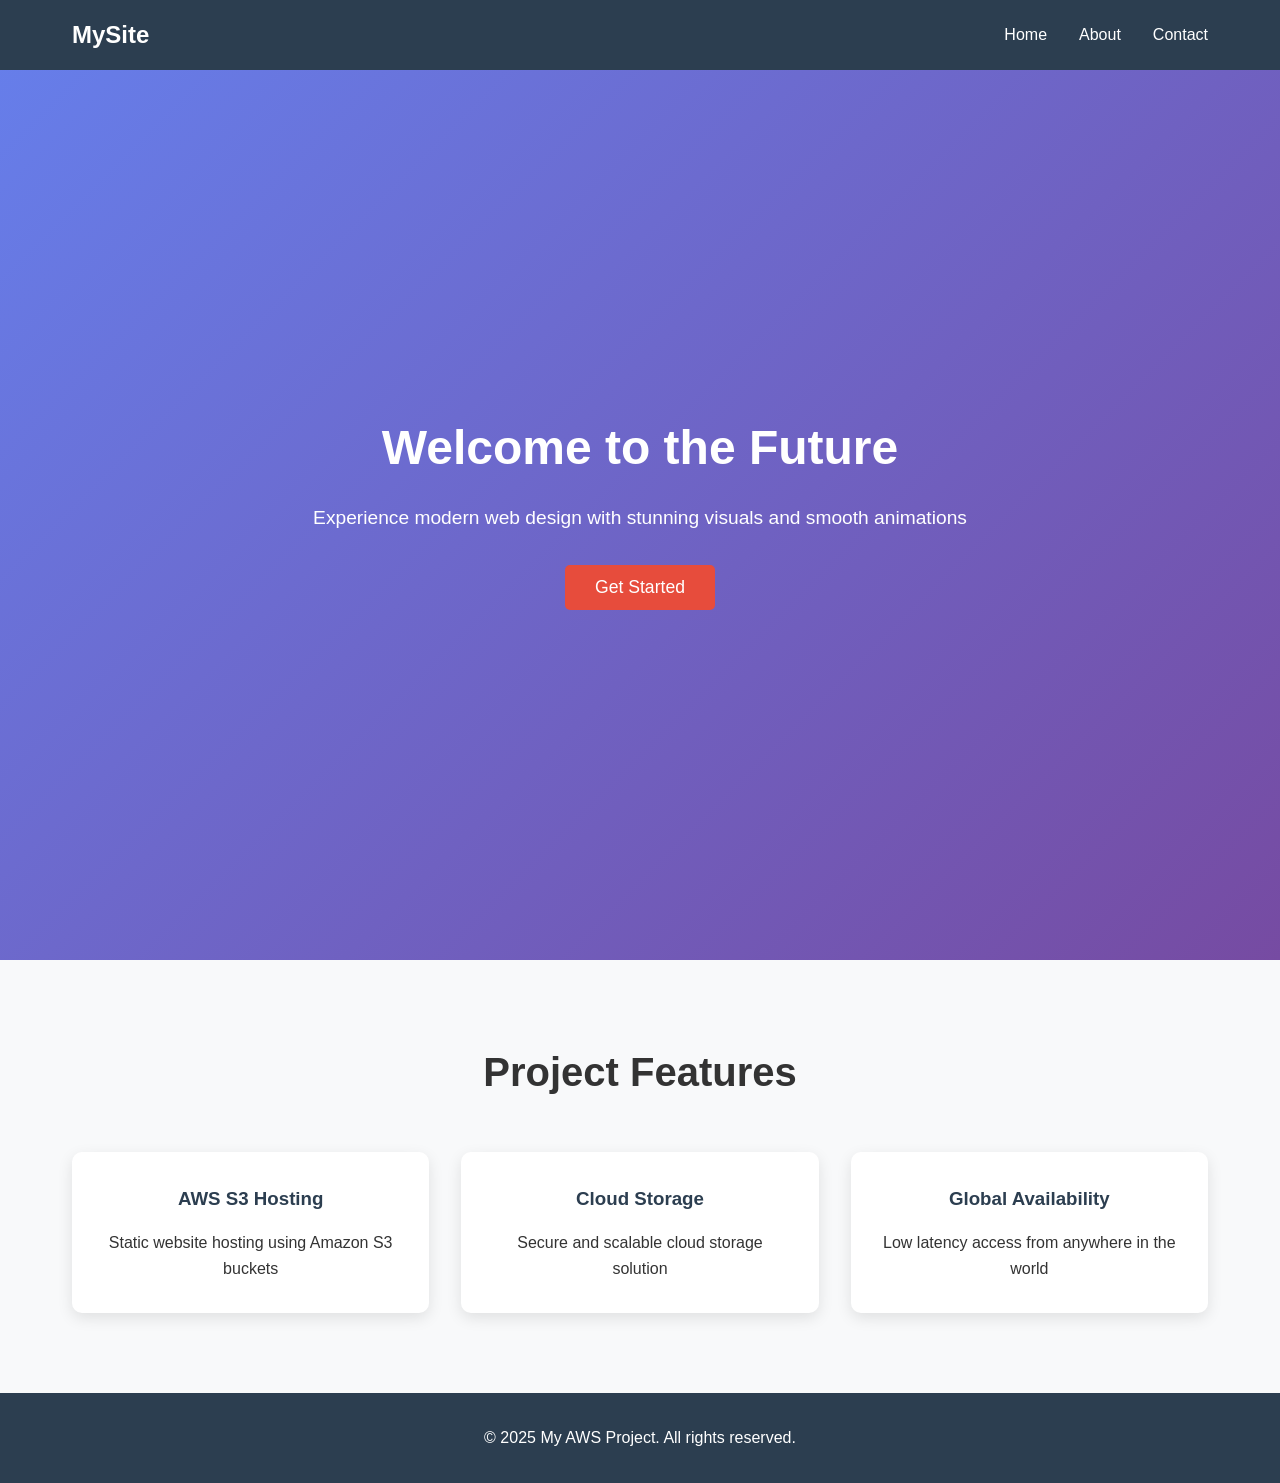
<file: index.html>
<!DOCTYPE html>
<html lang="en">
<head>
    <meta charset="UTF-8">
    <meta name="viewport" content="width=device-width, initial-scale=1.0">
    <title>My AWS Hosted Website</title>
    <link rel="stylesheet" href="css/style.css">
</head>
<body>
    <header>
        <nav>
            <div class="logo">MySite</div>
            <ul>
                <li><a href="index.html">Home</a></li>
                <li><a href="about.html">About</a></li>
                <li><a href="contact.html">Contact</a></li>
            </ul>
        </nav>
    </header>

    <section class="hero">
        <div class="hero-content">
            <h1>Welcome to the Future</h1>
            <p>Experience modern web design with stunning visuals and smooth animations</p>
            <button class="cta-button">Get Started</button>
        </div>
    </section>

    <section class="features">
        <div class="container">
            <h2>Project Features</h2>
            <div class="feature-grid">
                <div class="feature-card">
                    <h3>AWS S3 Hosting</h3>
                    <p>Static website hosting using Amazon S3 buckets</p>
                </div>
                <div class="feature-card">
                    <h3>Cloud Storage</h3>
                    <p>Secure and scalable cloud storage solution</p>
                </div>
                <div class="feature-card">
                    <h3>Global Availability</h3>
                    <p>Low latency access from anywhere in the world</p>
                </div>
            </div>
        </div>
    </section>

    <footer>
        <p>&copy; 2025 My AWS Project. All rights reserved.</p>
    </footer>

    <script src="js/script.js"></script>
</body>
</html>
</file>
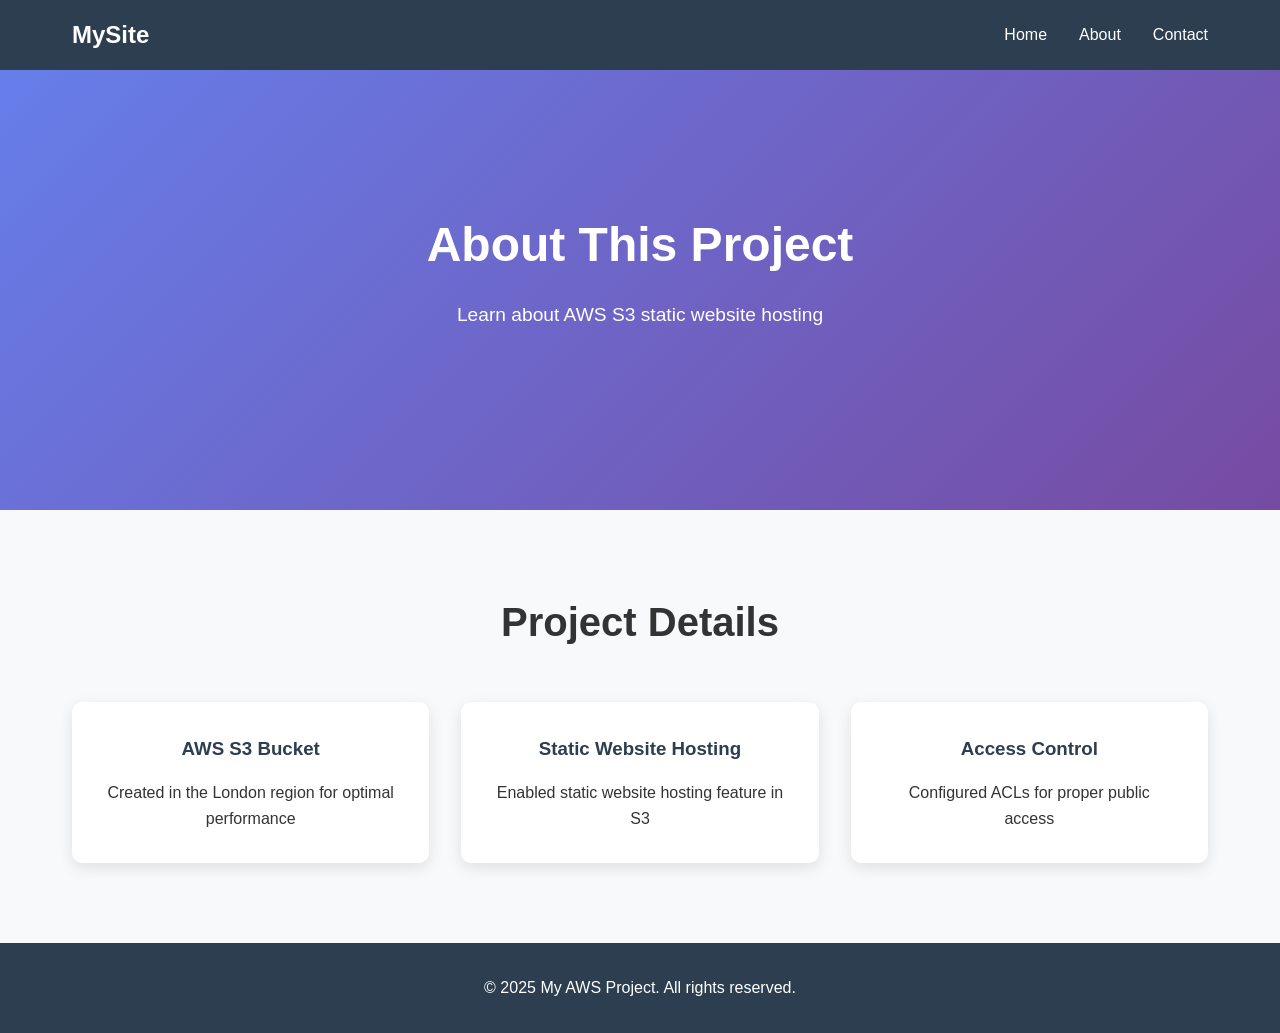
<file: about.html>
<!DOCTYPE html>
<html lang="en">
<head>
    <meta charset="UTF-8">
    <meta name="viewport" content="width=device-width, initial-scale=1.0">
    <title>About - My AWS Project</title>
    <link rel="stylesheet" href="css/style.css">
</head>
<body>
    <header>
        <nav>
            <div class="logo">MySite</div>
            <ul>
                <li><a href="index.html">Home</a></li>
                <li><a href="about.html">About</a></li>
                <li><a href="contact.html">Contact</a></li>
            </ul>
        </nav>
    </header>

    <section class="hero" style="height: 50vh; margin-top: 60px;">
        <div class="hero-content">
            <h1>About This Project</h1>
            <p>Learn about AWS S3 static website hosting</p>
        </div>
    </section>

    <section class="features">
        <div class="container">
            <h2>Project Details</h2>
            <div class="feature-grid">
                <div class="feature-card">
                    <h3>AWS S3 Bucket</h3>
                    <p>Created in the London region for optimal performance</p>
                </div>
                <div class="feature-card">
                    <h3>Static Website Hosting</h3>
                    <p>Enabled static website hosting feature in S3</p>
                </div>
                <div class="feature-card">
                    <h3>Access Control</h3>
                    <p>Configured ACLs for proper public access</p>
                </div>
            </div>
        </div>
    </section>

    <footer>
        <p>&copy; 2025 My AWS Project. All rights reserved.</p>
    </footer>

    <script src="js/script.js"></script>
</body>
</html>
</file>
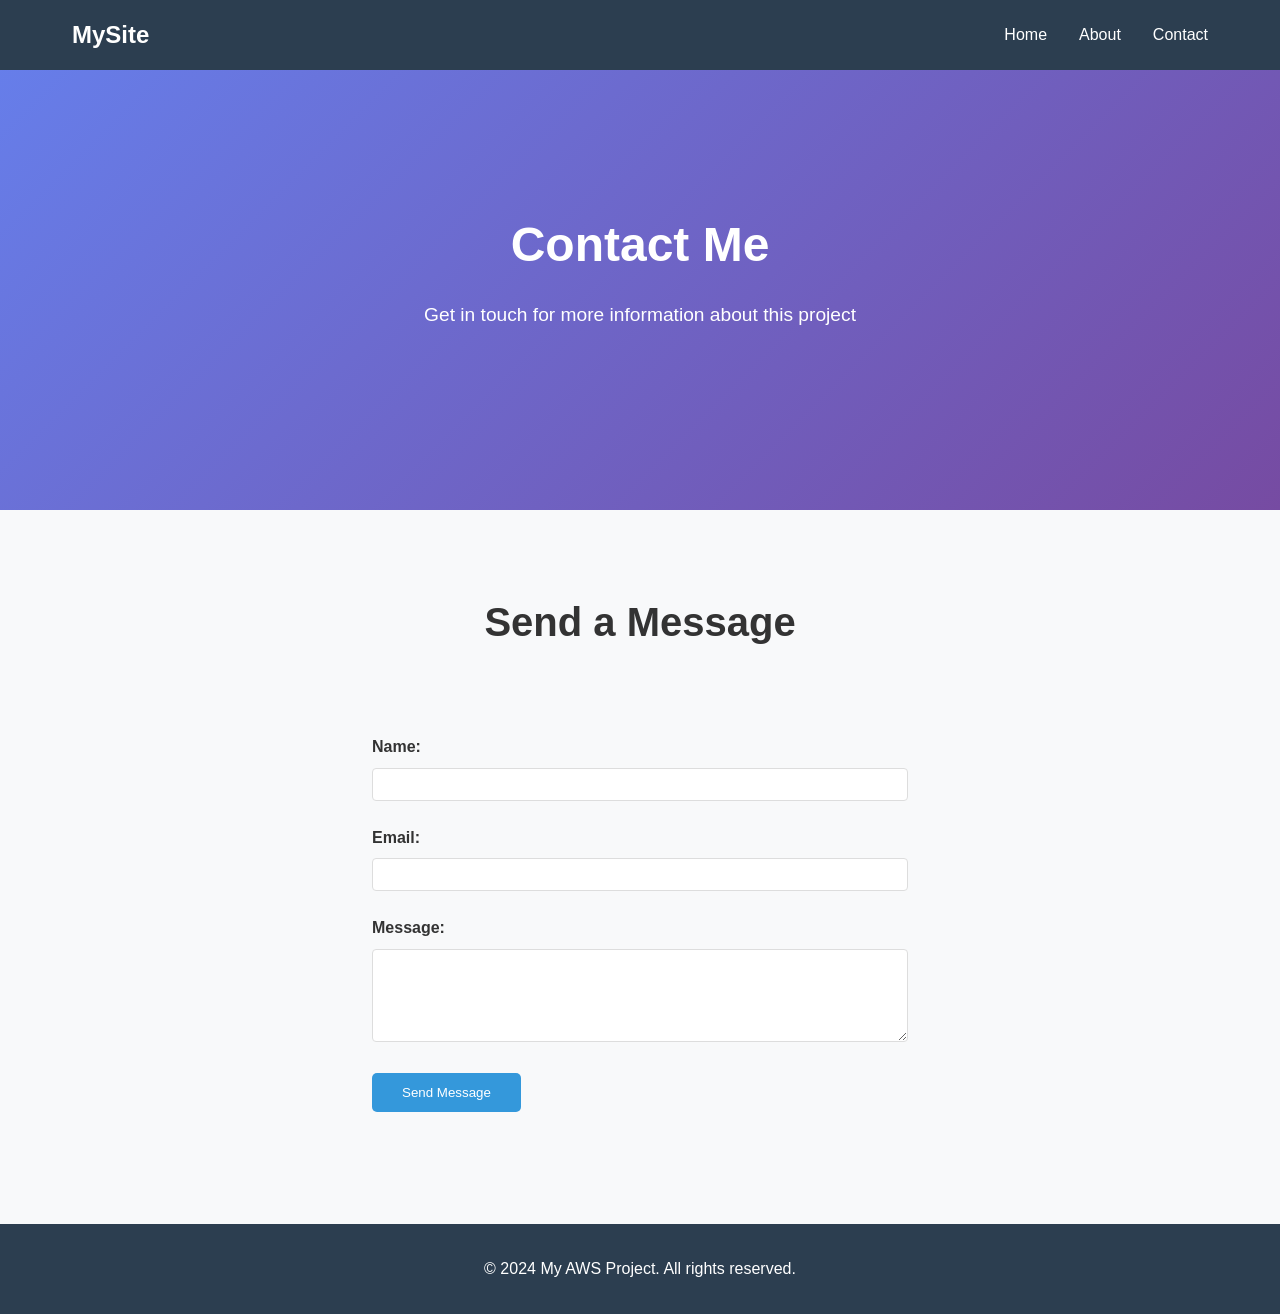
<file: contact.html>
<!DOCTYPE html>
<html lang="en">
<head>
    <meta charset="UTF-8">
    <meta name="viewport" content="width=device-width, initial-scale=1.0">
    <title>Contact - My AWS Project</title>
    <link rel="stylesheet" href="css/style.css">
    <style>
        .contact-form {
            max-width: 600px;
            margin: 0 auto;
            padding: 2rem;
        }
        
        .form-group {
            margin-bottom: 1.5rem;
        }
        
        .form-group label {
            display: block;
            margin-bottom: 0.5rem;
            font-weight: bold;
        }
        
        .form-group input,
        .form-group textarea {
            width: 100%;
            padding: 0.5rem;
            border: 1px solid #ddd;
            border-radius: 4px;
        }
        
        .submit-btn {
            background: #3498db;
            color: white;
            border: none;
            padding: 12px 30px;
            border-radius: 5px;
            cursor: pointer;
        }
    </style>
</head>
<body>
    <header>
        <nav>
            <div class="logo">MySite</div>
            <ul>
                <li><a href="index.html">Home</a></li>
                <li><a href="about.html">About</a></li>
                <li><a href="contact.html">Contact</a></li>
            </ul>
        </nav>
    </header>

    <section class="hero" style="height: 50vh; margin-top: 60px;">
        <div class="hero-content">
            <h1>Contact Me</h1>
            <p>Get in touch for more information about this project</p>
        </div>
    </section>

    <section class="features">
        <div class="container">
            <h2>Send a Message</h2>
            <div class="contact-form">
                <form id="contactForm">
                    <div class="form-group">
                        <label for="name">Name:</label>
                        <input type="text" id="name" name="name" required>
                    </div>
                    <div class="form-group">
                        <label for="email">Email:</label>
                        <input type="email" id="email" name="email" required>
                    </div>
                    <div class="form-group">
                        <label for="message">Message:</label>
                        <textarea id="message" name="message" rows="5" required></textarea>
                    </div>
                    <button type="submit" class="submit-btn">Send Message</button>
                </form>
            </div>
        </div>
    </section>

    <footer>
        <p>&copy; 2024 My AWS Project. All rights reserved.</p>
    </footer>

    <script src="js/script.js"></script>
    <script>
        document.getElementById('contactForm').addEventListener('submit', function(e) {
            e.preventDefault();
            alert('Thank you for your message! This is a demo form - in a real project, this would connect to a backend service.');
            this.reset();
        });
    </script>
</body>
</html>
</file>
<file: css/style.css>
* {
    margin: 0;
    padding: 0;
    box-sizing: border-box;
}

body {
    font-family: 'Arial', sans-serif;
    line-height: 1.6;
    color: #333;
}

header {
    background: #2c3e50;
    color: white;
    padding: 1rem 0;
    position: fixed;
    width: 100%;
    top: 0;
    z-index: 1000;
}

nav {
    display: flex;
    justify-content: space-between;
    align-items: center;
    max-width: 1200px;
    margin: 0 auto;
    padding: 0 2rem;
}

.logo {
    font-size: 1.5rem;
    font-weight: bold;
}

nav ul {
    display: flex;
    list-style: none;
}

nav ul li {
    margin-left: 2rem;
}

nav ul li a {
    color: white;
    text-decoration: none;
    transition: color 0.3s;
}

nav ul li a:hover {
    color: #3498db;
}

.hero {
    background: linear-gradient(135deg, #667eea 0%, #764ba2 100%);
    height: 100vh;
    display: flex;
    align-items: center;
    justify-content: center;
    text-align: center;
    color: white;
    margin-top: 60px;
}

.hero-content h1 {
    font-size: 3rem;
    margin-bottom: 1rem;
    animation: fadeInUp 1s ease;
}

.hero-content p {
    font-size: 1.2rem;
    margin-bottom: 2rem;
    animation: fadeInUp 1s ease 0.2s both;
}

.cta-button {
    background: #e74c3c;
    color: white;
    border: none;
    padding: 12px 30px;
    font-size: 1.1rem;
    border-radius: 5px;
    cursor: pointer;
    transition: background 0.3s;
    animation: fadeInUp 1s ease 0.4s both;
}

.cta-button:hover {
    background: #c0392b;
}

.features {
    padding: 5rem 0;
    background: #f8f9fa;
}

.container {
    max-width: 1200px;
    margin: 0 auto;
    padding: 0 2rem;
}

.features h2 {
    text-align: center;
    margin-bottom: 3rem;
    font-size: 2.5rem;
}

.feature-grid {
    display: grid;
    grid-template-columns: repeat(auto-fit, minmax(300px, 1fr));
    gap: 2rem;
}

.feature-card {
    background: white;
    padding: 2rem;
    border-radius: 10px;
    box-shadow: 0 5px 15px rgba(0,0,0,0.1);
    text-align: center;
    transition: transform 0.3s;
}

.feature-card:hover {
    transform: translateY(-5px);
}

.feature-card h3 {
    color: #2c3e50;
    margin-bottom: 1rem;
}

footer {
    background: #2c3e50;
    color: white;
    text-align: center;
    padding: 2rem 0;
}

@keyframes fadeInUp {
    from {
        opacity: 0;
        transform: translateY(30px);
    }
    to {
        opacity: 1;
        transform: translateY(0);
    }
}

@media (max-width: 768px) {
    nav {
        flex-direction: column;
        padding: 1rem;
    }
    
    nav ul {
        margin-top: 1rem;
    }
    
    nav ul li {
        margin: 0 1rem;
    }
    
    .hero-content h1 {
        font-size: 2rem;
    }
}
</file>
